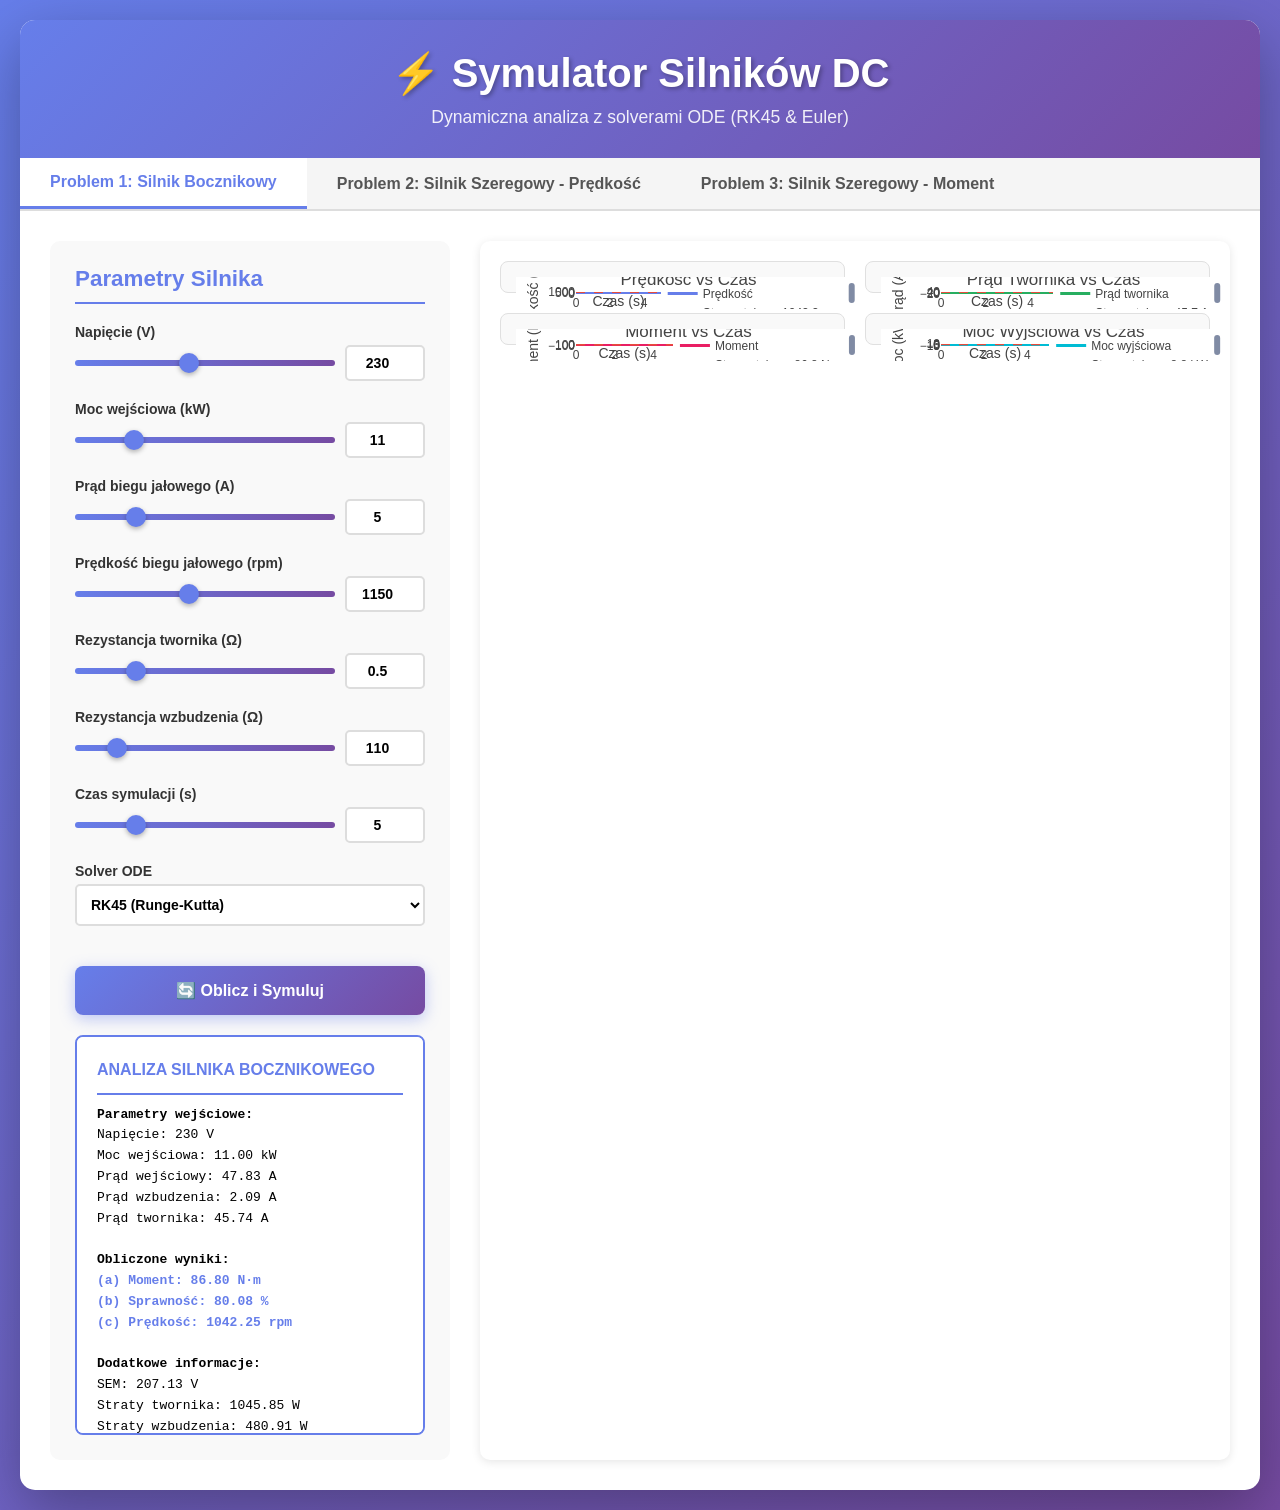
<file: dc_motor_simulator.html>
<!DOCTYPE html>
<html lang="pl">
<head>
    <meta charset="UTF-8">
    <meta name="viewport" content="width=device-width, initial-scale=1.0">
    <title>Symulator Silników DC - Dynamiczna Wizualizacja</title>
    <script src="https://cdn.plot.ly/plotly-2.27.0.min.js"></script>
    <style>
        * {
            margin: 0;
            padding: 0;
            box-sizing: border-box;
        }

        body {
            font-family: 'Segoe UI', Tahoma, Geneva, Verdana, sans-serif;
            background: linear-gradient(135deg, #667eea 0%, #764ba2 100%);
            min-height: 100vh;
            padding: 20px;
        }

        .container {
            max-width: 1600px;
            margin: 0 auto;
            background: white;
            border-radius: 15px;
            box-shadow: 0 20px 60px rgba(0, 0, 0, 0.3);
            overflow: hidden;
        }

        .header {
            background: linear-gradient(135deg, #667eea 0%, #764ba2 100%);
            color: white;
            padding: 30px;
            text-align: center;
        }

        .header h1 {
            font-size: 2.5em;
            margin-bottom: 10px;
            text-shadow: 2px 2px 4px rgba(0, 0, 0, 0.3);
        }

        .header p {
            font-size: 1.1em;
            opacity: 0.9;
        }

        .tabs {
            display: flex;
            background: #f5f5f5;
            border-bottom: 2px solid #ddd;
            overflow-x: auto;
        }

        .tab {
            padding: 15px 30px;
            cursor: pointer;
            background: #f5f5f5;
            border: none;
            font-size: 16px;
            font-weight: 600;
            color: #555;
            transition: all 0.3s ease;
            white-space: nowrap;
        }

        .tab:hover {
            background: #e0e0e0;
        }

        .tab.active {
            background: white;
            color: #667eea;
            border-bottom: 3px solid #667eea;
        }

        .tab-content {
            display: none;
            padding: 30px;
        }

        .tab-content.active {
            display: grid;
            grid-template-columns: 400px 1fr;
            gap: 30px;
        }

        .control-panel {
            background: #f9f9f9;
            padding: 25px;
            border-radius: 10px;
            height: fit-content;
            position: sticky;
            top: 20px;
        }

        .control-panel h3 {
            color: #667eea;
            margin-bottom: 20px;
            font-size: 1.4em;
            border-bottom: 2px solid #667eea;
            padding-bottom: 10px;
        }

        .parameter {
            margin-bottom: 20px;
        }

        .parameter label {
            display: block;
            margin-bottom: 5px;
            font-weight: 600;
            color: #333;
            font-size: 14px;
        }

        .slider-container {
            display: flex;
            align-items: center;
            gap: 10px;
        }

        .slider {
            flex: 1;
            height: 6px;
            border-radius: 5px;
            outline: none;
            -webkit-appearance: none;
            background: linear-gradient(to right, #667eea 0%, #764ba2 100%);
        }

        .slider::-webkit-slider-thumb {
            -webkit-appearance: none;
            appearance: none;
            width: 20px;
            height: 20px;
            border-radius: 50%;
            background: #667eea;
            cursor: pointer;
            box-shadow: 0 2px 5px rgba(0, 0, 0, 0.3);
        }

        .slider::-moz-range-thumb {
            width: 20px;
            height: 20px;
            border-radius: 50%;
            background: #667eea;
            cursor: pointer;
            border: none;
            box-shadow: 0 2px 5px rgba(0, 0, 0, 0.3);
        }

        .value-input {
            width: 80px;
            padding: 8px;
            border: 2px solid #ddd;
            border-radius: 5px;
            text-align: center;
            font-size: 14px;
            font-weight: 600;
        }

        .value-input:focus {
            outline: none;
            border-color: #667eea;
        }

        .solver-select {
            width: 100%;
            padding: 10px;
            border: 2px solid #ddd;
            border-radius: 5px;
            font-size: 14px;
            font-weight: 600;
            background: white;
            cursor: pointer;
        }

        .solver-select:focus {
            outline: none;
            border-color: #667eea;
        }

        .calculate-btn {
            width: 100%;
            padding: 15px;
            background: linear-gradient(135deg, #667eea 0%, #764ba2 100%);
            color: white;
            border: none;
            border-radius: 8px;
            font-size: 16px;
            font-weight: 700;
            cursor: pointer;
            margin-top: 20px;
            box-shadow: 0 4px 15px rgba(102, 126, 234, 0.4);
            transition: all 0.3s ease;
        }

        .calculate-btn:hover {
            transform: translateY(-2px);
            box-shadow: 0 6px 20px rgba(102, 126, 234, 0.6);
        }

        .calculate-btn:active {
            transform: translateY(0);
        }

        .results {
            background: white;
            padding: 20px;
            border-radius: 8px;
            border: 2px solid #667eea;
            margin-top: 20px;
            font-family: 'Courier New', monospace;
            font-size: 13px;
            line-height: 1.6;
            max-height: 400px;
            overflow-y: auto;
        }

        .results h4 {
            color: #667eea;
            margin-bottom: 10px;
            font-size: 16px;
            font-family: 'Segoe UI', Tahoma, Geneva, Verdana, sans-serif;
        }

        .graph-container {
            background: white;
            padding: 20px;
            border-radius: 10px;
            box-shadow: 0 2px 10px rgba(0, 0, 0, 0.1);
        }

        .graphs-grid {
            display: grid;
            grid-template-columns: 1fr 1fr;
            gap: 20px;
        }

        .graph-item {
            background: #f9f9f9;
            padding: 15px;
            border-radius: 8px;
            border: 1px solid #e0e0e0;
        }

        @media (max-width: 1200px) {
            .tab-content.active {
                grid-template-columns: 1fr;
            }

            .control-panel {
                position: relative;
                top: 0;
            }

            .graphs-grid {
                grid-template-columns: 1fr;
            }
        }

        @media (max-width: 768px) {
            .header h1 {
                font-size: 1.8em;
            }

            .tab {
                padding: 12px 20px;
                font-size: 14px;
            }

            .tab-content {
                padding: 15px;
            }
        }

        .highlight {
            color: #667eea;
            font-weight: bold;
        }

        .error {
            color: #e74c3c;
            font-weight: bold;
        }

        .loading {
            text-align: center;
            padding: 20px;
            color: #667eea;
            font-style: italic;
        }

        /* Scrollbar styling */
        ::-webkit-scrollbar {
            width: 8px;
            height: 8px;
        }

        ::-webkit-scrollbar-track {
            background: #f1f1f1;
            border-radius: 10px;
        }

        ::-webkit-scrollbar-thumb {
            background: #667eea;
            border-radius: 10px;
        }

        ::-webkit-scrollbar-thumb:hover {
            background: #764ba2;
        }
    </style>
</head>
<body>
    <div class="container">
        <div class="header">
            <h1>⚡ Symulator Silników DC</h1>
            <p>Dynamiczna analiza z solverami ODE (RK45 & Euler)</p>
        </div>

        <div class="tabs">
            <button class="tab active" onclick="switchTab(0)">Problem 1: Silnik Bocznikowy</button>
            <button class="tab" onclick="switchTab(1)">Problem 2: Silnik Szeregowy - Prędkość</button>
            <button class="tab" onclick="switchTab(2)">Problem 3: Silnik Szeregowy - Moment</button>
        </div>

        <!-- Tab 1: Shunt Motor -->
        <div id="tab1" class="tab-content active">
            <div class="control-panel">
                <h3>Parametry Silnika</h3>

                <div class="parameter">
                    <label>Napięcie (V)</label>
                    <div class="slider-container">
                        <input type="range" class="slider" id="v1" min="100" max="400" value="230" step="1">
                        <input type="number" class="value-input" id="v1-val" value="230">
                    </div>
                </div>

                <div class="parameter">
                    <label>Moc wejściowa (kW)</label>
                    <div class="slider-container">
                        <input type="range" class="slider" id="p1" min="1" max="50" value="11" step="0.1">
                        <input type="number" class="value-input" id="p1-val" value="11">
                    </div>
                </div>

                <div class="parameter">
                    <label>Prąd biegu jałowego (A)</label>
                    <div class="slider-container">
                        <input type="range" class="slider" id="i01" min="1" max="20" value="5" step="0.1">
                        <input type="number" class="value-input" id="i01-val" value="5">
                    </div>
                </div>

                <div class="parameter">
                    <label>Prędkość biegu jałowego (rpm)</label>
                    <div class="slider-container">
                        <input type="range" class="slider" id="n01" min="500" max="2000" value="1150" step="10">
                        <input type="number" class="value-input" id="n01-val" value="1150">
                    </div>
                </div>

                <div class="parameter">
                    <label>Rezystancja twornika (Ω)</label>
                    <div class="slider-container">
                        <input type="range" class="slider" id="ra1" min="0.1" max="2" value="0.5" step="0.01">
                        <input type="number" class="value-input" id="ra1-val" value="0.5">
                    </div>
                </div>

                <div class="parameter">
                    <label>Rezystancja wzbudzenia (Ω)</label>
                    <div class="slider-container">
                        <input type="range" class="slider" id="rf1" min="50" max="500" value="110" step="1">
                        <input type="number" class="value-input" id="rf1-val" value="110">
                    </div>
                </div>

                <div class="parameter">
                    <label>Czas symulacji (s)</label>
                    <div class="slider-container">
                        <input type="range" class="slider" id="sim1" min="1" max="20" value="5" step="0.5">
                        <input type="number" class="value-input" id="sim1-val" value="5">
                    </div>
                </div>

                <div class="parameter">
                    <label>Solver ODE</label>
                    <select class="solver-select" id="solver1">
                        <option value="rk45">RK45 (Runge-Kutta)</option>
                        <option value="euler">Euler</option>
                    </select>
                </div>

                <button class="calculate-btn" onclick="calculateShuntMotor()">🔄 Oblicz i Symuluj</button>

                <div class="results" id="results1">
                    <div class="loading">Kliknij "Oblicz i Symuluj" aby rozpocząć</div>
                </div>
            </div>

            <div class="graph-container">
                <div class="graphs-grid">
                    <div class="graph-item" id="graph1-1"></div>
                    <div class="graph-item" id="graph1-2"></div>
                    <div class="graph-item" id="graph1-3"></div>
                    <div class="graph-item" id="graph1-4"></div>
                </div>
            </div>
        </div>

        <!-- Tab 2: Series Motor Speed -->
        <div id="tab2" class="tab-content">
            <div class="control-panel">
                <h3>Parametry Silnika</h3>

                <div class="parameter">
                    <label>Napięcie (V)</label>
                    <div class="slider-container">
                        <input type="range" class="slider" id="v2" min="100" max="400" value="250" step="1">
                        <input type="number" class="value-input" id="v2-val" value="250">
                    </div>
                </div>

                <div class="parameter">
                    <label>Rezystancja twornika (Ω)</label>
                    <div class="slider-container">
                        <input type="range" class="slider" id="ra2" min="0.01" max="0.5" value="0.1" step="0.01">
                        <input type="number" class="value-input" id="ra2-val" value="0.1">
                    </div>
                </div>

                <div class="parameter">
                    <label>Rezystancja wzbudzenia (Ω)</label>
                    <div class="slider-container">
                        <input type="range" class="slider" id="rf2" min="0.01" max="0.3" value="0.05" step="0.01">
                        <input type="number" class="value-input" id="rf2-val" value="0.05">
                    </div>
                </div>

                <div class="parameter">
                    <label>Spadek napięcia szczotek (V)</label>
                    <div class="slider-container">
                        <input type="range" class="slider" id="vb2" min="0" max="10" value="3" step="0.5">
                        <input type="number" class="value-input" id="vb2-val" value="3">
                    </div>
                </div>

                <div class="parameter">
                    <label>Prąd I1 (A)</label>
                    <div class="slider-container">
                        <input type="range" class="slider" id="i12" min="20" max="200" value="80" step="1">
                        <input type="number" class="value-input" id="i12-val" value="80">
                    </div>
                </div>

                <div class="parameter">
                    <label>Prędkość przy I1 (rpm)</label>
                    <div class="slider-container">
                        <input type="range" class="slider" id="n12" min="100" max="1500" value="600" step="10">
                        <input type="number" class="value-input" id="n12-val" value="600">
                    </div>
                </div>

                <div class="parameter">
                    <label>Prąd I2 (A)</label>
                    <div class="slider-container">
                        <input type="range" class="slider" id="i22" min="20" max="200" value="100" step="1">
                        <input type="number" class="value-input" id="i22-val" value="100">
                    </div>
                </div>

                <div class="parameter">
                    <label>Czas symulacji (s)</label>
                    <div class="slider-container">
                        <input type="range" class="slider" id="sim2" min="1" max="30" value="10" step="0.5">
                        <input type="number" class="value-input" id="sim2-val" value="10">
                    </div>
                </div>

                <div class="parameter">
                    <label>Solver ODE</label>
                    <select class="solver-select" id="solver2">
                        <option value="rk45">RK45 (Runge-Kutta)</option>
                        <option value="euler">Euler</option>
                    </select>
                </div>

                <button class="calculate-btn" onclick="calculateSeriesMotorSpeed()">🔄 Oblicz i Symuluj</button>

                <div class="results" id="results2">
                    <div class="loading">Kliknij "Oblicz i Symuluj" aby rozpocząć</div>
                </div>
            </div>

            <div class="graph-container">
                <div class="graphs-grid">
                    <div class="graph-item" id="graph2-1"></div>
                    <div class="graph-item" id="graph2-2"></div>
                    <div class="graph-item" id="graph2-3"></div>
                    <div class="graph-item" id="graph2-4"></div>
                </div>
            </div>
        </div>

        <!-- Tab 3: Series Motor Torque -->
        <div id="tab3" class="tab-content">
            <div class="control-panel">
                <h3>Parametry Silnika</h3>

                <div class="parameter">
                    <label>Napięcie (V)</label>
                    <div class="slider-container">
                        <input type="range" class="slider" id="v3" min="100" max="400" value="220" step="1">
                        <input type="number" class="value-input" id="v3-val" value="220">
                    </div>
                </div>

                <div class="parameter">
                    <label>Początkowa prędkość (rpm)</label>
                    <div class="slider-container">
                        <input type="range" class="slider" id="n13" min="200" max="2000" value="800" step="10">
                        <input type="number" class="value-input" id="n13-val" value="800">
                    </div>
                </div>

                <div class="parameter">
                    <label>Początkowy prąd (A)</label>
                    <div class="slider-container">
                        <input type="range" class="slider" id="i13" min="20" max="200" value="100" step="1">
                        <input type="number" class="value-input" id="i13-val" value="100">
                    </div>
                </div>

                <div class="parameter">
                    <label>Stosunek momentów (T2/T1)</label>
                    <div class="slider-container">
                        <input type="range" class="slider" id="tr3" min="0.1" max="1" value="0.5" step="0.05">
                        <input type="number" class="value-input" id="tr3-val" value="0.5">
                    </div>
                </div>

                <div class="parameter">
                    <label>Rezystancja całkowita (Ω)</label>
                    <div class="slider-container">
                        <input type="range" class="slider" id="rt3" min="0.05" max="1" value="0.2" step="0.01">
                        <input type="number" class="value-input" id="rt3-val" value="0.2">
                    </div>
                </div>

                <div class="parameter">
                    <label>Czas symulacji (s)</label>
                    <div class="slider-container">
                        <input type="range" class="slider" id="sim3" min="1" max="30" value="10" step="0.5">
                        <input type="number" class="value-input" id="sim3-val" value="10">
                    </div>
                </div>

                <div class="parameter">
                    <label>Solver ODE</label>
                    <select class="solver-select" id="solver3">
                        <option value="rk45">RK45 (Runge-Kutta)</option>
                        <option value="euler">Euler</option>
                    </select>
                </div>

                <button class="calculate-btn" onclick="calculateSeriesMotorTorque()">🔄 Oblicz i Symuluj</button>

                <div class="results" id="results3">
                    <div class="loading">Kliknij "Oblicz i Symuluj" aby rozpocząć</div>
                </div>
            </div>

            <div class="graph-container">
                <div class="graphs-grid">
                    <div class="graph-item" id="graph3-1"></div>
                    <div class="graph-item" id="graph3-2"></div>
                    <div class="graph-item" id="graph3-3"></div>
                    <div class="graph-item" id="graph3-4"></div>
                </div>
            </div>
        </div>
    </div>

    <script>
        // Synchronize sliders with input fields
        function syncSliderInput(sliderId) {
            const slider = document.getElementById(sliderId);
            const input = document.getElementById(sliderId + '-val');

            slider.addEventListener('input', function() {
                input.value = this.value;
            });

            input.addEventListener('input', function() {
                slider.value = this.value;
            });
        }

        // Initialize all sliders
        const sliders = ['v1', 'p1', 'i01', 'n01', 'ra1', 'rf1', 'sim1',
                        'v2', 'ra2', 'rf2', 'vb2', 'i12', 'n12', 'i22', 'sim2',
                        'v3', 'n13', 'i13', 'tr3', 'rt3', 'sim3'];

        sliders.forEach(id => syncSliderInput(id));

        // Tab switching
        function switchTab(index) {
            const tabs = document.querySelectorAll('.tab');
            const contents = document.querySelectorAll('.tab-content');

            tabs.forEach((tab, i) => {
                if (i === index) {
                    tab.classList.add('active');
                    contents[i].classList.add('active');
                } else {
                    tab.classList.remove('active');
                    contents[i].classList.remove('active');
                }
            });
        }

        // ODE Solvers
        class ODESolver {
            static rk45(f, y0, t0, tf, n) {
                const h = (tf - t0) / (n - 1);
                const t = [];
                const y = [[]];

                for (let i = 0; i < y0.length; i++) {
                    y[i] = new Array(n);
                    y[i][0] = y0[i];
                }
                t[0] = t0;

                for (let i = 0; i < n - 1; i++) {
                    const yi = y.map(arr => arr[i]);
                    const ti = t[i];

                    const k1 = f(ti, yi);
                    const k2 = f(ti + h/2, yi.map((val, idx) => val + h * k1[idx] / 2));
                    const k3 = f(ti + h/2, yi.map((val, idx) => val + h * k2[idx] / 2));
                    const k4 = f(ti + h, yi.map((val, idx) => val + h * k3[idx]));

                    for (let j = 0; j < y0.length; j++) {
                        y[j][i + 1] = y[j][i] + h * (k1[j] + 2*k2[j] + 2*k3[j] + k4[j]) / 6;
                    }
                    t[i + 1] = t0 + (i + 1) * h;
                }

                return { t, y };
            }

            static euler(f, y0, t0, tf, n) {
                const h = (tf - t0) / (n - 1);
                const t = [];
                const y = [[]];

                for (let i = 0; i < y0.length; i++) {
                    y[i] = new Array(n);
                    y[i][0] = y0[i];
                }
                t[0] = t0;

                for (let i = 0; i < n - 1; i++) {
                    const yi = y.map(arr => arr[i]);
                    const dydt = f(t[i], yi);

                    for (let j = 0; j < y0.length; j++) {
                        y[j][i + 1] = y[j][i] + h * dydt[j];
                    }
                    t[i + 1] = t0 + (i + 1) * h;
                }

                return { t, y };
            }
        }

        // Problem 1: Shunt Motor
        function calculateShuntMotor() {
            try {
                // Get parameters
                const V = parseFloat(document.getElementById('v1-val').value);
                const P_input = parseFloat(document.getElementById('p1-val').value) * 1000;
                const I0 = parseFloat(document.getElementById('i01-val').value);
                const N0 = parseFloat(document.getElementById('n01-val').value);
                const Ra = parseFloat(document.getElementById('ra1-val').value);
                const Rf = parseFloat(document.getElementById('rf1-val').value);
                const simTime = parseFloat(document.getElementById('sim1-val').value);
                const solver = document.getElementById('solver1').value;

                // Calculations
                const If = V / Rf;
                const I = P_input / V;
                const Ia = I - If;
                const Ia0 = I0 - If;
                const Eb0 = V - Ia0 * Ra;
                const Eb = V - Ia * Ra;
                const N = N0 * (Eb / Eb0);
                const omega = 2 * Math.PI * N / 60;
                const T = (Eb * Ia) / omega;

                // Losses and efficiency
                const Cu_loss_arm = Ia * Ia * Ra;
                const Cu_loss_field = If * If * Rf;
                const P_no_load = V * I0;
                const Iron_friction_loss = P_no_load - Ia0 * Ia0 * Ra - If * If * Rf;
                const Total_loss = Cu_loss_arm + Cu_loss_field + Iron_friction_loss;
                const P_output = P_input - Total_loss;
                const efficiency = (P_output / P_input) * 100;

                // Display results
                const resultsDiv = document.getElementById('results1');
                resultsDiv.innerHTML = `
                    <h4>ANALIZA SILNIKA BOCZNIKOWEGO</h4>
                    <hr style="border: 1px solid #667eea; margin: 10px 0;">

                    <strong>Parametry wejściowe:</strong><br>
                    Napięcie: ${V} V<br>
                    Moc wejściowa: ${(P_input/1000).toFixed(2)} kW<br>
                    Prąd wejściowy: ${I.toFixed(2)} A<br>
                    Prąd wzbudzenia: ${If.toFixed(2)} A<br>
                    Prąd twornika: ${Ia.toFixed(2)} A<br>
                    <br>

                    <strong>Obliczone wyniki:</strong><br>
                    <span class="highlight">(a) Moment: ${T.toFixed(2)} N·m</span><br>
                    <span class="highlight">(b) Sprawność: ${efficiency.toFixed(2)} %</span><br>
                    <span class="highlight">(c) Prędkość: ${N.toFixed(2)} rpm</span><br>
                    <br>

                    <strong>Dodatkowe informacje:</strong><br>
                    SEM: ${Eb.toFixed(2)} V<br>
                    Straty twornika: ${Cu_loss_arm.toFixed(2)} W<br>
                    Straty wzbudzenia: ${Cu_loss_field.toFixed(2)} W<br>
                    Straty rdzenia i tarcia: ${Iron_friction_loss.toFixed(2)} W<br>
                    Moc wyjściowa: ${(P_output/1000).toFixed(2)} kW
                `;

                // Dynamic simulation
                const J = 0.05;
                const B = 0.01;
                const Kt = Eb0 / (2 * Math.PI * N0 / 60);

                const dynamics = (t, y) => {
                    const omega = y[0];
                    const Ia = y[1];
                    const If = V / Rf;
                    const Eb = Kt * omega * If;
                    const La = 0.1;
                    const dIa_dt = (V - Eb - Ia * Ra) / La;
                    const T = Kt * If * Ia;
                    const domega_dt = (T - B * omega) / J;
                    return [domega_dt, dIa_dt];
                };

                const y0 = [0, 0];
                const n = 500;

                let sol;
                if (solver === 'rk45') {
                    sol = ODESolver.rk45(dynamics, y0, 0, simTime, n);
                } else {
                    sol = ODESolver.euler(dynamics, y0, 0, simTime, n);
                }

                const t = sol.t;
                const omega_sim = sol.y[0];
                const Ia_sim = sol.y[1];
                const speed_sim = omega_sim.map(w => w * 60 / (2 * Math.PI));
                const torque_sim = Ia_sim.map(ia => Kt * (V / Rf) * ia);
                const power_sim = torque_sim.map((t, i) => t * omega_sim[i] / 1000);

                // Plot graphs
                plotShuntMotorGraphs(t, speed_sim, Ia_sim, torque_sim, power_sim, N, Ia, T, P_output/1000);

            } catch (error) {
                document.getElementById('results1').innerHTML =
                    `<span class="error">Błąd w obliczeniach: ${error.message}</span>`;
            }
        }

        function plotShuntMotorGraphs(t, speed, current, torque, power, N_ss, Ia_ss, T_ss, P_ss) {
            // Speed vs Time
            Plotly.newPlot('graph1-1', [{
                x: t,
                y: speed,
                type: 'scatter',
                name: 'Prędkość',
                line: { color: '#667eea', width: 3 }
            }, {
                x: t,
                y: Array(t.length).fill(N_ss),
                type: 'scatter',
                name: `Stan ustalony: ${N_ss.toFixed(1)} rpm`,
                line: { color: '#e74c3c', dash: 'dash', width: 2 }
            }], {
                title: 'Prędkość vs Czas',
                xaxis: { title: 'Czas (s)' },
                yaxis: { title: 'Prędkość (rpm)' },
                margin: { t: 40, r: 20, b: 40, l: 60 }
            }, { responsive: true });

            // Current vs Time
            Plotly.newPlot('graph1-2', [{
                x: t,
                y: current,
                type: 'scatter',
                name: 'Prąd twornika',
                line: { color: '#27ae60', width: 3 }
            }, {
                x: t,
                y: Array(t.length).fill(Ia_ss),
                type: 'scatter',
                name: `Stan ustalony: ${Ia_ss.toFixed(1)} A`,
                line: { color: '#e74c3c', dash: 'dash', width: 2 }
            }], {
                title: 'Prąd Twornika vs Czas',
                xaxis: { title: 'Czas (s)' },
                yaxis: { title: 'Prąd (A)' },
                margin: { t: 40, r: 20, b: 40, l: 60 }
            }, { responsive: true });

            // Torque vs Time
            Plotly.newPlot('graph1-3', [{
                x: t,
                y: torque,
                type: 'scatter',
                name: 'Moment',
                line: { color: '#e91e63', width: 3 }
            }, {
                x: t,
                y: Array(t.length).fill(T_ss),
                type: 'scatter',
                name: `Stan ustalony: ${T_ss.toFixed(1)} N·m`,
                line: { color: '#e74c3c', dash: 'dash', width: 2 }
            }], {
                title: 'Moment vs Czas',
                xaxis: { title: 'Czas (s)' },
                yaxis: { title: 'Moment (N·m)' },
                margin: { t: 40, r: 20, b: 40, l: 60 }
            }, { responsive: true });

            // Power vs Time
            Plotly.newPlot('graph1-4', [{
                x: t,
                y: power,
                type: 'scatter',
                name: 'Moc wyjściowa',
                line: { color: '#00bcd4', width: 3 }
            }, {
                x: t,
                y: Array(t.length).fill(P_ss),
                type: 'scatter',
                name: `Stan ustalony: ${P_ss.toFixed(1)} kW`,
                line: { color: '#e74c3c', dash: 'dash', width: 2 }
            }], {
                title: 'Moc Wyjściowa vs Czas',
                xaxis: { title: 'Czas (s)' },
                yaxis: { title: 'Moc (kW)' },
                margin: { t: 40, r: 20, b: 40, l: 60 }
            }, { responsive: true });
        }

        // Problem 2: Series Motor Speed
        function calculateSeriesMotorSpeed() {
            try {
                const V = parseFloat(document.getElementById('v2-val').value);
                const Ra = parseFloat(document.getElementById('ra2-val').value);
                const Rf = parseFloat(document.getElementById('rf2-val').value);
                const Vb = parseFloat(document.getElementById('vb2-val').value);
                const I1 = parseFloat(document.getElementById('i12-val').value);
                const N1 = parseFloat(document.getElementById('n12-val').value);
                const I2 = parseFloat(document.getElementById('i22-val').value);
                const simTime = parseFloat(document.getElementById('sim2-val').value);
                const solver = document.getElementById('solver2').value;

                // Calculations
                const Eb1 = V - I1 * (Ra + Rf) - Vb;
                const Eb2 = V - I2 * (Ra + Rf) - Vb;
                const N2 = N1 * (Eb2 / Eb1) * (I1 / I2);

                const omega1 = 2 * Math.PI * N1 / 60;
                const omega2 = 2 * Math.PI * N2 / 60;
                const T1 = (Eb1 * I1) / omega1;
                const T2 = (Eb2 * I2) / omega2;
                const P1 = Eb1 * I1 / 1000;
                const P2 = Eb2 * I2 / 1000;

                // Display results
                document.getElementById('results2').innerHTML = `
                    <h4>ANALIZA SILNIKA SZEREGOWEGO - PRĘDKOŚĆ</h4>
                    <hr style="border: 1px solid #667eea; margin: 10px 0;">

                    <strong>Parametry wejściowe:</strong><br>
                    Napięcie: ${V} V<br>
                    Ra + Rf: ${(Ra + Rf).toFixed(3)} Ω<br>
                    Spadek szczotek: ${Vb} V<br>
                    <br>

                    <strong>Warunek 1:</strong><br>
                    Prąd: ${I1} A<br>
                    Prędkość: ${N1} rpm<br>
                    SEM: ${Eb1.toFixed(2)} V<br>
                    Moment: ${T1.toFixed(2)} N·m<br>
                    Moc: ${P1.toFixed(2)} kW<br>
                    <br>

                    <strong>Warunek 2:</strong><br>
                    Prąd: ${I2} A<br>
                    <span class="highlight">Obliczona prędkość: ${N2.toFixed(2)} rpm</span><br>
                    SEM: ${Eb2.toFixed(2)} V<br>
                    Moment: ${T2.toFixed(2)} N·m<br>
                    Moc: ${P2.toFixed(2)} kW<br>
                    <br>

                    Stosunek prędkości: ${(N2/N1).toFixed(3)}<br>
                    Stosunek momentów: ${(T2/T1).toFixed(3)}
                `;

                // Dynamic simulation
                const J = 0.08;
                const B = 0.02;

                const dynamics = (t, y, I_target) => {
                    const omega = y[0];
                    const Ia = y[1];
                    const phi = 0.01 * Ia;
                    const Eb = phi * omega;
                    const L_total = 0.3;
                    const dIa_dt = (V - Eb - Ia * (Ra + Rf) - Vb) / L_total;
                    const T = phi * Ia;
                    const domega_dt = (T - B * omega) / J;
                    return [domega_dt, dIa_dt];
                };

                const n = 250;
                const t_half = simTime / 2;

                // First half at I1
                let sol1;
                if (solver === 'rk45') {
                    sol1 = ODESolver.rk45((t, y) => dynamics(t, y, I1), [omega1, I1], 0, t_half, n);
                } else {
                    sol1 = ODESolver.euler((t, y) => dynamics(t, y, I1), [omega1, I1], 0, t_half, n);
                }

                // Second half at I2
                let sol2;
                const y0_2 = [sol1.y[0][n-1], I2];
                if (solver === 'rk45') {
                    sol2 = ODESolver.rk45((t, y) => dynamics(t, y, I2), y0_2, t_half, simTime, n);
                } else {
                    sol2 = ODESolver.euler((t, y) => dynamics(t, y, I2), y0_2, t_half, simTime, n);
                }

                // Combine results
                const t_combined = [...sol1.t, ...sol2.t];
                const omega_combined = [...sol1.y[0], ...sol2.y[0]];
                const Ia_combined = [...sol1.y[1], ...sol2.y[1]];

                const speed_combined = omega_combined.map(w => w * 60 / (2 * Math.PI));
                const phi_combined = Ia_combined.map(ia => 0.01 * ia);
                const torque_combined = phi_combined.map((phi, i) => phi * Ia_combined[i]);
                const power_combined = torque_combined.map((t, i) => t * omega_combined[i] / 1000);

                // Plot graphs
                plotSeriesMotorSpeedGraphs(t_combined, speed_combined, Ia_combined, torque_combined,
                                          N1, N2, I1, I2, T1, T2, t_half, V, Ra, Rf, Vb, Eb1);

            } catch (error) {
                document.getElementById('results2').innerHTML =
                    `<span class="error">Błąd w obliczeniach: ${error.message}</span>`;
            }
        }

        function plotSeriesMotorSpeedGraphs(t, speed, current, torque, N1, N2, I1, I2, T1, T2, t_half, V, Ra, Rf, Vb, Eb1) {
            // Speed vs Time
            Plotly.newPlot('graph2-1', [{
                x: t,
                y: speed,
                type: 'scatter',
                name: 'Prędkość',
                line: { color: '#667eea', width: 3 }
            }, {
                x: t,
                y: Array(t.length).fill(N1),
                type: 'scatter',
                name: `N1: ${N1.toFixed(1)} rpm`,
                line: { color: '#27ae60', dash: 'dash', width: 2 }
            }, {
                x: t,
                y: Array(t.length).fill(N2),
                type: 'scatter',
                name: `N2: ${N2.toFixed(1)} rpm`,
                line: { color: '#e74c3c', dash: 'dash', width: 2 }
            }, {
                x: [t_half, t_half],
                y: [Math.min(...speed), Math.max(...speed)],
                type: 'scatter',
                mode: 'lines',
                name: 'Zmiana obciążenia',
                line: { color: 'black', dash: 'dot', width: 1 }
            }], {
                title: 'Prędkość vs Czas (Zmiana Obciążenia)',
                xaxis: { title: 'Czas (s)' },
                yaxis: { title: 'Prędkość (rpm)' },
                margin: { t: 40, r: 20, b: 40, l: 60 }
            }, { responsive: true });

            // Current vs Time
            Plotly.newPlot('graph2-2', [{
                x: t,
                y: current,
                type: 'scatter',
                name: 'Prąd',
                line: { color: '#27ae60', width: 3 }
            }, {
                x: t,
                y: Array(t.length).fill(I1),
                type: 'scatter',
                name: `I1: ${I1.toFixed(1)} A`,
                line: { color: '#27ae60', dash: 'dash', width: 2 }
            }, {
                x: t,
                y: Array(t.length).fill(I2),
                type: 'scatter',
                name: `I2: ${I2.toFixed(1)} A`,
                line: { color: '#e74c3c', dash: 'dash', width: 2 }
            }, {
                x: [t_half, t_half],
                y: [Math.min(...current), Math.max(...current)],
                type: 'scatter',
                mode: 'lines',
                name: 'Zmiana obciążenia',
                line: { color: 'black', dash: 'dot', width: 1 }
            }], {
                title: 'Prąd vs Czas',
                xaxis: { title: 'Czas (s)' },
                yaxis: { title: 'Prąd (A)' },
                margin: { t: 40, r: 20, b: 40, l: 60 }
            }, { responsive: true });

            // Torque vs Time
            Plotly.newPlot('graph2-3', [{
                x: t,
                y: torque,
                type: 'scatter',
                name: 'Moment',
                line: { color: '#e91e63', width: 3 }
            }, {
                x: t,
                y: Array(t.length).fill(T1),
                type: 'scatter',
                name: `T1: ${T1.toFixed(1)} N·m`,
                line: { color: '#27ae60', dash: 'dash', width: 2 }
            }, {
                x: t,
                y: Array(t.length).fill(T2),
                type: 'scatter',
                name: `T2: ${T2.toFixed(1)} N·m`,
                line: { color: '#e74c3c', dash: 'dash', width: 2 }
            }, {
                x: [t_half, t_half],
                y: [Math.min(...torque), Math.max(...torque)],
                type: 'scatter',
                mode: 'lines',
                name: 'Zmiana obciążenia',
                line: { color: 'black', dash: 'dot', width: 1 }
            }], {
                title: 'Moment vs Czas',
                xaxis: { title: 'Czas (s)' },
                yaxis: { title: 'Moment (N·m)' },
                margin: { t: 40, r: 20, b: 40, l: 60 }
            }, { responsive: true });

            // Speed-Current Characteristic
            const current_range = [];
            const speed_range = [];
            for (let i = 20; i <= 150; i += 1) {
                current_range.push(i);
                const Eb = V - i * (Ra + Rf) - Vb;
                const N = N1 * (Eb / Eb1) * (I1 / i);
                speed_range.push(N);
            }

            Plotly.newPlot('graph2-4', [{
                x: current_range,
                y: speed_range,
                type: 'scatter',
                name: 'Charakterystyka',
                line: { color: '#00bcd4', width: 3 }
            }, {
                x: [I1],
                y: [N1],
                type: 'scatter',
                mode: 'markers',
                name: `Punkt 1: (${I1}A, ${N1}rpm)`,
                marker: { color: '#27ae60', size: 12 }
            }, {
                x: [I2],
                y: [N2],
                type: 'scatter',
                mode: 'markers',
                name: `Punkt 2: (${I2}A, ${N2.toFixed(1)}rpm)`,
                marker: { color: '#e74c3c', size: 12 }
            }], {
                title: 'Charakterystyka Prędkość-Prąd',
                xaxis: { title: 'Prąd (A)' },
                yaxis: { title: 'Prędkość (rpm)' },
                margin: { t: 40, r: 20, b: 40, l: 60 }
            }, { responsive: true });
        }

        // Problem 3: Series Motor Torque
        function calculateSeriesMotorTorque() {
            try {
                const V = parseFloat(document.getElementById('v3-val').value);
                const N1 = parseFloat(document.getElementById('n13-val').value);
                const I1 = parseFloat(document.getElementById('i13-val').value);
                const torque_ratio = parseFloat(document.getElementById('tr3-val').value);
                const R_total = parseFloat(document.getElementById('rt3-val').value);
                const simTime = parseFloat(document.getElementById('sim3-val').value);
                const solver = document.getElementById('solver3').value;

                // Calculations
                const I2 = I1 * Math.sqrt(torque_ratio);
                const Eb1 = V - I1 * R_total;
                const Eb2 = V - I2 * R_total;
                const N2 = N1 * (Eb2 / Eb1) * (I1 / I2);

                const omega1 = 2 * Math.PI * N1 / 60;
                const omega2 = 2 * Math.PI * N2 / 60;
                const T1 = (Eb1 * I1) / omega1;
                const T2 = T1 * torque_ratio;
                const P1 = Eb1 * I1 / 1000;
                const P2 = Eb2 * I2 / 1000;

                // Display results
                document.getElementById('results3').innerHTML = `
                    <h4>ANALIZA SILNIKA SZEREGOWEGO - MOMENT</h4>
                    <hr style="border: 1px solid #667eea; margin: 10px 0;">

                    <strong>Parametry wejściowe:</strong><br>
                    Napięcie: ${V} V<br>
                    Rezystancja całkowita: ${R_total} Ω<br>
                    Stosunek momentów: ${torque_ratio}<br>
                    <br>

                    <strong>Warunek początkowy:</strong><br>
                    Prędkość: ${N1} rpm<br>
                    Prąd: ${I1} A<br>
                    SEM: ${Eb1.toFixed(2)} V<br>
                    Moment: ${T1.toFixed(2)} N·m<br>
                    Moc: ${P1.toFixed(2)} kW<br>
                    <br>

                    <strong>Przy zmienionym momencie:</strong><br>
                    <span class="highlight">Prędkość: ${N2.toFixed(2)} rpm</span><br>
                    Prąd: ${I2.toFixed(2)} A<br>
                    SEM: ${Eb2.toFixed(2)} V<br>
                    Moment: ${T2.toFixed(2)} N·m<br>
                    Moc: ${P2.toFixed(2)} kW<br>
                    <br>

                    Wzrost prędkości: ${((N2-N1)/N1*100).toFixed(2)}%<br>
                    Redukcja prądu: ${((I1-I2)/I1*100).toFixed(2)}%
                `;

                // Dynamic simulation
                const J = 0.1;
                const B = 0.015;

                const dynamics = (t, y, I_target) => {
                    const omega = y[0];
                    const Ia = y[1];
                    const phi = 0.01 * Ia;
                    const Eb = phi * omega;
                    const L_total = 0.3;
                    const dIa_dt = (V - Eb - Ia * R_total) / L_total;
                    const T = phi * Ia;
                    const domega_dt = (T - B * omega) / J;
                    return [domega_dt, dIa_dt];
                };

                const n = 250;
                const t_half = simTime / 2;

                // First half at I1
                let sol1;
                if (solver === 'rk45') {
                    sol1 = ODESolver.rk45((t, y) => dynamics(t, y, I1), [omega1, I1], 0, t_half, n);
                } else {
                    sol1 = ODESolver.euler((t, y) => dynamics(t, y, I1), [omega1, I1], 0, t_half, n);
                }

                // Second half at I2
                let sol2;
                const y0_2 = [sol1.y[0][n-1], I2];
                if (solver === 'rk45') {
                    sol2 = ODESolver.rk45((t, y) => dynamics(t, y, I2), y0_2, t_half, simTime, n);
                } else {
                    sol2 = ODESolver.euler((t, y) => dynamics(t, y, I2), y0_2, t_half, simTime, n);
                }

                // Combine results
                const t_combined = [...sol1.t, ...sol2.t];
                const omega_combined = [...sol1.y[0], ...sol2.y[0]];
                const Ia_combined = [...sol1.y[1], ...sol2.y[1]];

                const speed_combined = omega_combined.map(w => w * 60 / (2 * Math.PI));
                const phi_combined = Ia_combined.map(ia => 0.01 * ia);
                const torque_combined = phi_combined.map((phi, i) => phi * Ia_combined[i]);
                const power_combined = torque_combined.map((t, i) => t * omega_combined[i] / 1000);

                // Plot graphs
                plotSeriesMotorTorqueGraphs(t_combined, speed_combined, Ia_combined, torque_combined,
                                           N1, N2, I1, I2, T1, T2, t_half, V, R_total, Eb1);

            } catch (error) {
                document.getElementById('results3').innerHTML =
                    `<span class="error">Błąd w obliczeniach: ${error.message}</span>`;
            }
        }

        function plotSeriesMotorTorqueGraphs(t, speed, current, torque, N1, N2, I1, I2, T1, T2, t_half, V, R_total, Eb1) {
            // Speed vs Time
            Plotly.newPlot('graph3-1', [{
                x: t,
                y: speed,
                type: 'scatter',
                name: 'Prędkość',
                line: { color: '#667eea', width: 3 }
            }, {
                x: t,
                y: Array(t.length).fill(N1),
                type: 'scatter',
                name: `N1: ${N1.toFixed(1)} rpm`,
                line: { color: '#27ae60', dash: 'dash', width: 2 }
            }, {
                x: t,
                y: Array(t.length).fill(N2),
                type: 'scatter',
                name: `N2: ${N2.toFixed(1)} rpm`,
                line: { color: '#e74c3c', dash: 'dash', width: 2 }
            }, {
                x: [t_half, t_half],
                y: [Math.min(...speed), Math.max(...speed)],
                type: 'scatter',
                mode: 'lines',
                name: 'Redukcja momentu',
                line: { color: 'black', dash: 'dot', width: 1 }
            }], {
                title: 'Reakcja Prędkości na Redukcję Momentu',
                xaxis: { title: 'Czas (s)' },
                yaxis: { title: 'Prędkość (rpm)' },
                margin: { t: 40, r: 20, b: 40, l: 60 }
            }, { responsive: true });

            // Current vs Time
            Plotly.newPlot('graph3-2', [{
                x: t,
                y: current,
                type: 'scatter',
                name: 'Prąd',
                line: { color: '#27ae60', width: 3 }
            }, {
                x: t,
                y: Array(t.length).fill(I1),
                type: 'scatter',
                name: `I1: ${I1.toFixed(1)} A`,
                line: { color: '#27ae60', dash: 'dash', width: 2 }
            }, {
                x: t,
                y: Array(t.length).fill(I2),
                type: 'scatter',
                name: `I2: ${I2.toFixed(1)} A`,
                line: { color: '#e74c3c', dash: 'dash', width: 2 }
            }, {
                x: [t_half, t_half],
                y: [Math.min(...current), Math.max(...current)],
                type: 'scatter',
                mode: 'lines',
                name: 'Redukcja momentu',
                line: { color: 'black', dash: 'dot', width: 1 }
            }], {
                title: 'Prąd vs Czas',
                xaxis: { title: 'Czas (s)' },
                yaxis: { title: 'Prąd (A)' },
                margin: { t: 40, r: 20, b: 40, l: 60 }
            }, { responsive: true });

            // Torque vs Time
            Plotly.newPlot('graph3-3', [{
                x: t,
                y: torque,
                type: 'scatter',
                name: 'Moment',
                line: { color: '#e91e63', width: 3 }
            }, {
                x: t,
                y: Array(t.length).fill(T1),
                type: 'scatter',
                name: `T1: ${T1.toFixed(1)} N·m`,
                line: { color: '#27ae60', dash: 'dash', width: 2 }
            }, {
                x: t,
                y: Array(t.length).fill(T2),
                type: 'scatter',
                name: `T2: ${T2.toFixed(1)} N·m`,
                line: { color: '#e74c3c', dash: 'dash', width: 2 }
            }, {
                x: [t_half, t_half],
                y: [Math.min(...torque), Math.max(...torque)],
                type: 'scatter',
                mode: 'lines',
                name: 'Redukcja momentu',
                line: { color: 'black', dash: 'dot', width: 1 }
            }], {
                title: 'Moment vs Czas',
                xaxis: { title: 'Czas (s)' },
                yaxis: { title: 'Moment (N·m)' },
                margin: { t: 40, r: 20, b: 40, l: 60 }
            }, { responsive: true });

            // Torque-Speed Characteristic
            const current_range = [];
            const speed_range = [];
            const torque_range = [];
            for (let i = 20; i <= 150; i += 1) {
                current_range.push(i);
                const Eb = V - i * R_total;
                const N = N1 * (Eb / Eb1) * (I1 / i);
                const T = (i / I1) * (i / I1) * T1;
                speed_range.push(N);
                torque_range.push(T);
            }

            Plotly.newPlot('graph3-4', [{
                x: speed_range,
                y: torque_range,
                type: 'scatter',
                name: 'Charakterystyka',
                line: { color: '#00bcd4', width: 3 }
            }, {
                x: [N1],
                y: [T1],
                type: 'scatter',
                mode: 'markers',
                name: `Punkt 1: (${N1}rpm, ${T1.toFixed(1)}N·m)`,
                marker: { color: '#27ae60', size: 12 }
            }, {
                x: [N2],
                y: [T2],
                type: 'scatter',
                mode: 'markers',
                name: `Punkt 2: (${N2.toFixed(1)}rpm, ${T2.toFixed(1)}N·m)`,
                marker: { color: '#e74c3c', size: 12 }
            }], {
                title: 'Charakterystyka Moment-Prędkość',
                xaxis: { title: 'Prędkość (rpm)' },
                yaxis: { title: 'Moment (N·m)' },
                margin: { t: 40, r: 20, b: 40, l: 60 }
            }, { responsive: true });
        }

        // Initialize first calculation on load
        window.addEventListener('load', function() {
            calculateShuntMotor();
        });
    </script>
</body>
</html>
</file>
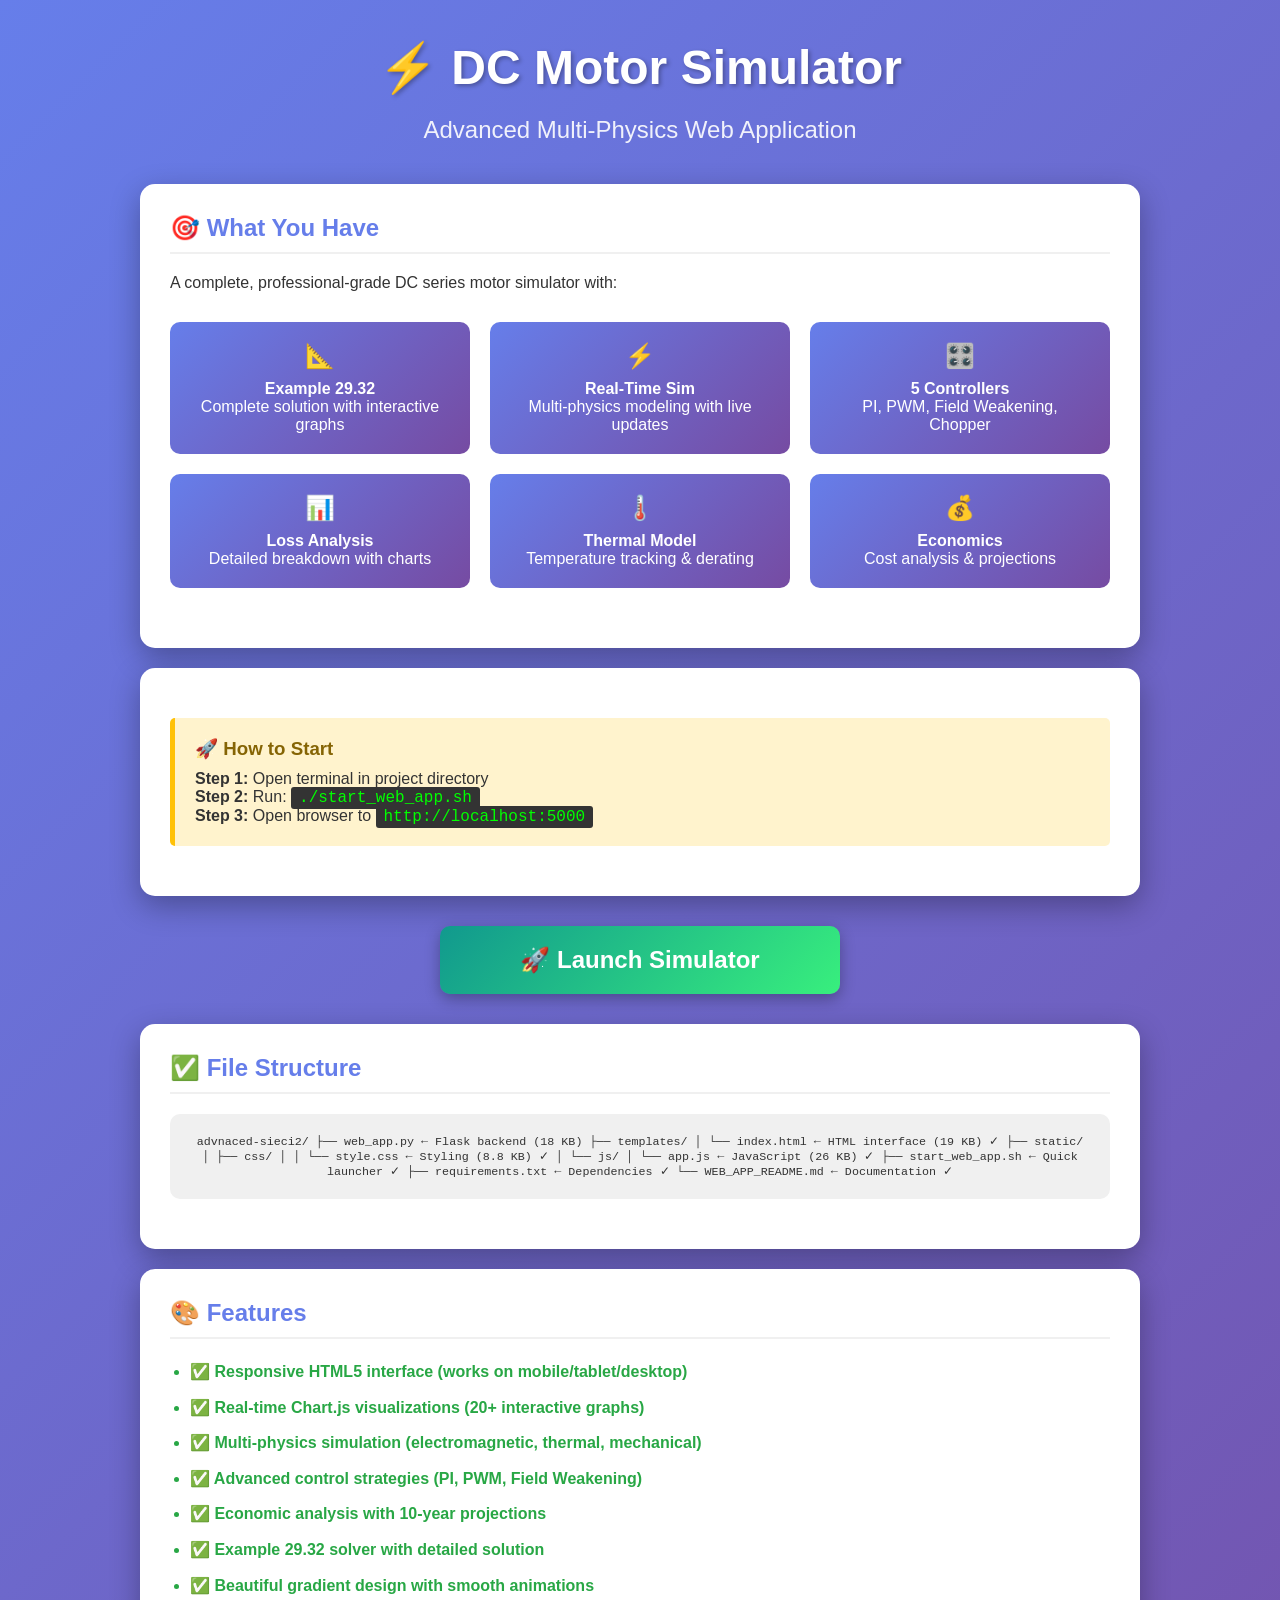
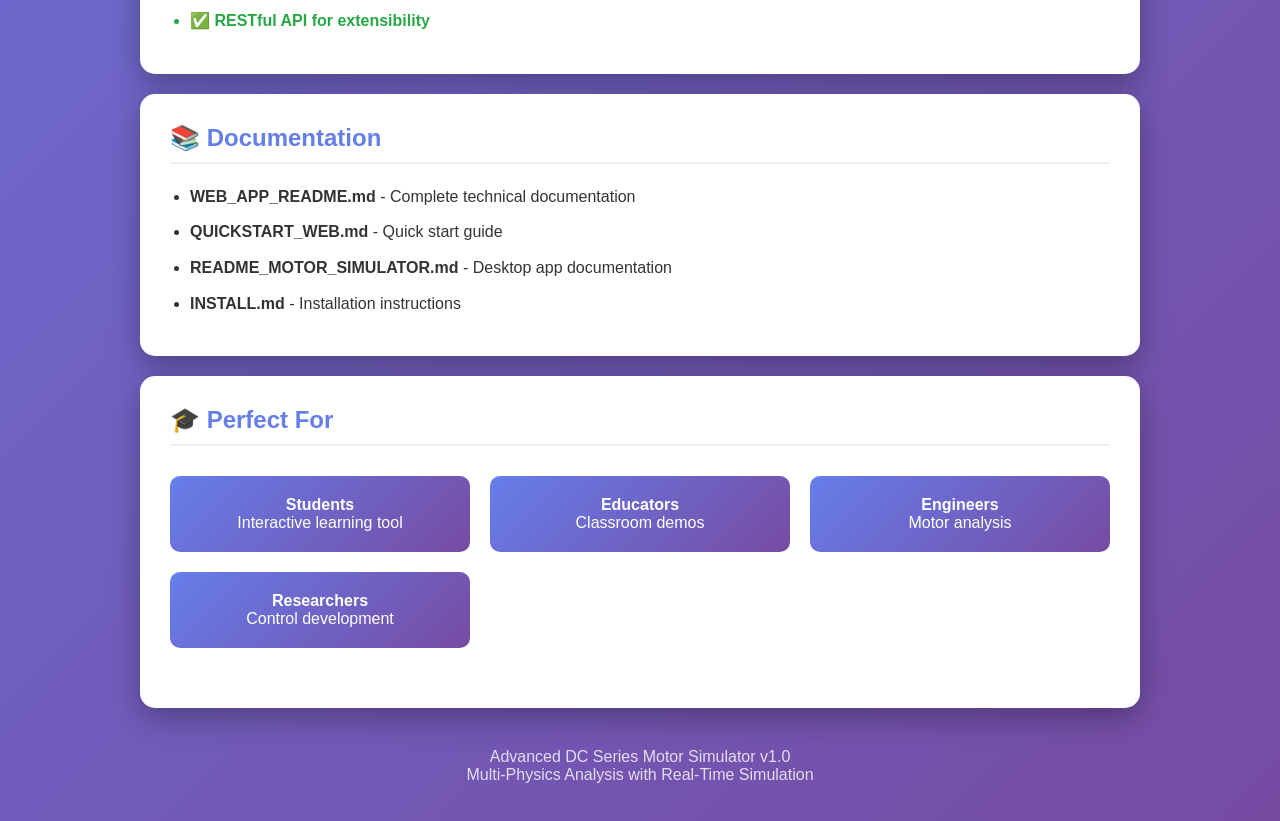
<file: static/demo.html>
<!DOCTYPE html>
<html lang="en">
<head>
    <meta charset="UTF-8">
    <meta name="viewport" content="width=device-width, initial-scale=1.0">
    <title>DC Motor Simulator - Demo Page</title>
    <style>
        * {
            margin: 0;
            padding: 0;
            box-sizing: border-box;
        }

        body {
            font-family: 'Segoe UI', Tahoma, Geneva, Verdana, sans-serif;
            background: linear-gradient(135deg, #667eea 0%, #764ba2 100%);
            min-height: 100vh;
            padding: 40px 20px;
            color: white;
        }

        .container {
            max-width: 1000px;
            margin: 0 auto;
        }

        h1 {
            text-align: center;
            font-size: 3em;
            margin-bottom: 20px;
            text-shadow: 2px 2px 4px rgba(0, 0, 0, 0.3);
        }

        .subtitle {
            text-align: center;
            font-size: 1.5em;
            margin-bottom: 40px;
            opacity: 0.9;
        }

        .card {
            background: white;
            color: #333;
            border-radius: 15px;
            padding: 30px;
            margin: 20px 0;
            box-shadow: 0 10px 30px rgba(0, 0, 0, 0.3);
        }

        .card h2 {
            color: #667eea;
            margin-bottom: 20px;
            border-bottom: 2px solid #f0f0f0;
            padding-bottom: 10px;
        }

        .feature-grid {
            display: grid;
            grid-template-columns: repeat(auto-fit, minmax(250px, 1fr));
            gap: 20px;
            margin: 30px 0;
        }

        .feature {
            background: linear-gradient(135deg, #667eea 0%, #764ba2 100%);
            color: white;
            padding: 20px;
            border-radius: 10px;
            text-align: center;
        }

        .feature h3 {
            font-size: 1.5em;
            margin-bottom: 10px;
        }

        .cta-button {
            display: block;
            background: linear-gradient(135deg, #11998e, #38ef7d);
            color: white;
            text-decoration: none;
            padding: 20px 40px;
            border-radius: 10px;
            text-align: center;
            font-size: 1.5em;
            font-weight: bold;
            margin: 30px auto;
            max-width: 400px;
            box-shadow: 0 5px 15px rgba(0, 0, 0, 0.3);
            transition: transform 0.3s ease;
        }

        .cta-button:hover {
            transform: translateY(-3px);
            box-shadow: 0 8px 20px rgba(0, 0, 0, 0.4);
        }

        .screenshot {
            background: #f0f0f0;
            padding: 20px;
            border-radius: 10px;
            margin: 20px 0;
            text-align: center;
            font-family: monospace;
            font-size: 0.9em;
        }

        .instructions {
            background: #fff3cd;
            border-left: 5px solid #ffc107;
            padding: 20px;
            margin: 20px 0;
            border-radius: 5px;
        }

        .instructions h3 {
            color: #856404;
            margin-bottom: 10px;
        }

        .instructions code {
            background: #333;
            color: #0f0;
            padding: 2px 8px;
            border-radius: 3px;
            font-family: 'Courier New', monospace;
        }

        ul {
            margin-left: 20px;
        }

        li {
            margin: 10px 0;
            line-height: 1.6;
        }

        .success {
            color: #28a745;
            font-weight: bold;
        }
    </style>
</head>
<body>
    <div class="container">
        <h1>⚡ DC Motor Simulator</h1>
        <p class="subtitle">Advanced Multi-Physics Web Application</p>

        <div class="card">
            <h2>🎯 What You Have</h2>
            <p>A complete, professional-grade DC series motor simulator with:</p>

            <div class="feature-grid">
                <div class="feature">
                    <h3>📐</h3>
                    <p><strong>Example 29.32</strong><br>Complete solution with interactive graphs</p>
                </div>
                <div class="feature">
                    <h3>⚡</h3>
                    <p><strong>Real-Time Sim</strong><br>Multi-physics modeling with live updates</p>
                </div>
                <div class="feature">
                    <h3>🎛️</h3>
                    <p><strong>5 Controllers</strong><br>PI, PWM, Field Weakening, Chopper</p>
                </div>
                <div class="feature">
                    <h3>📊</h3>
                    <p><strong>Loss Analysis</strong><br>Detailed breakdown with charts</p>
                </div>
                <div class="feature">
                    <h3>🌡️</h3>
                    <p><strong>Thermal Model</strong><br>Temperature tracking & derating</p>
                </div>
                <div class="feature">
                    <h3>💰</h3>
                    <p><strong>Economics</strong><br>Cost analysis & projections</p>
                </div>
            </div>
        </div>

        <div class="card">
            <div class="instructions">
                <h3>🚀 How to Start</h3>
                <p><strong>Step 1:</strong> Open terminal in project directory</p>
                <p><strong>Step 2:</strong> Run: <code>./start_web_app.sh</code></p>
                <p><strong>Step 3:</strong> Open browser to <code>http://localhost:5000</code></p>
            </div>
        </div>

        <a href="/" class="cta-button">
            🚀 Launch Simulator
        </a>

        <div class="card">
            <h2>✅ File Structure</h2>
            <div class="screenshot">
advnaced-sieci2/
├── web_app.py              ← Flask backend (18 KB)
├── templates/
│   └── index.html          ← HTML interface (19 KB) ✓
├── static/
│   ├── css/
│   │   └── style.css       ← Styling (8.8 KB) ✓
│   └── js/
│       └── app.js          ← JavaScript (26 KB) ✓
├── start_web_app.sh        ← Quick launcher ✓
├── requirements.txt        ← Dependencies ✓
└── WEB_APP_README.md       ← Documentation ✓
            </div>
        </div>

        <div class="card">
            <h2>🎨 Features</h2>
            <ul>
                <li class="success">✅ Responsive HTML5 interface (works on mobile/tablet/desktop)</li>
                <li class="success">✅ Real-time Chart.js visualizations (20+ interactive graphs)</li>
                <li class="success">✅ Multi-physics simulation (electromagnetic, thermal, mechanical)</li>
                <li class="success">✅ Advanced control strategies (PI, PWM, Field Weakening)</li>
                <li class="success">✅ Economic analysis with 10-year projections</li>
                <li class="success">✅ Example 29.32 solver with detailed solution</li>
                <li class="success">✅ Beautiful gradient design with smooth animations</li>
                <li class="success">✅ RESTful API for extensibility</li>
            </ul>
        </div>

        <div class="card">
            <h2>📚 Documentation</h2>
            <ul>
                <li><strong>WEB_APP_README.md</strong> - Complete technical documentation</li>
                <li><strong>QUICKSTART_WEB.md</strong> - Quick start guide</li>
                <li><strong>README_MOTOR_SIMULATOR.md</strong> - Desktop app documentation</li>
                <li><strong>INSTALL.md</strong> - Installation instructions</li>
            </ul>
        </div>

        <div class="card">
            <h2>🎓 Perfect For</h2>
            <div class="feature-grid">
                <div class="feature">
                    <p><strong>Students</strong><br>Interactive learning tool</p>
                </div>
                <div class="feature">
                    <p><strong>Educators</strong><br>Classroom demos</p>
                </div>
                <div class="feature">
                    <p><strong>Engineers</strong><br>Motor analysis</p>
                </div>
                <div class="feature">
                    <p><strong>Researchers</strong><br>Control development</p>
                </div>
            </div>
        </div>

        <footer style="text-align: center; margin-top: 40px; opacity: 0.8;">
            <p>Advanced DC Series Motor Simulator v1.0</p>
            <p>Multi-Physics Analysis with Real-Time Simulation</p>
        </footer>
    </div>
</body>
</html>
</file>
